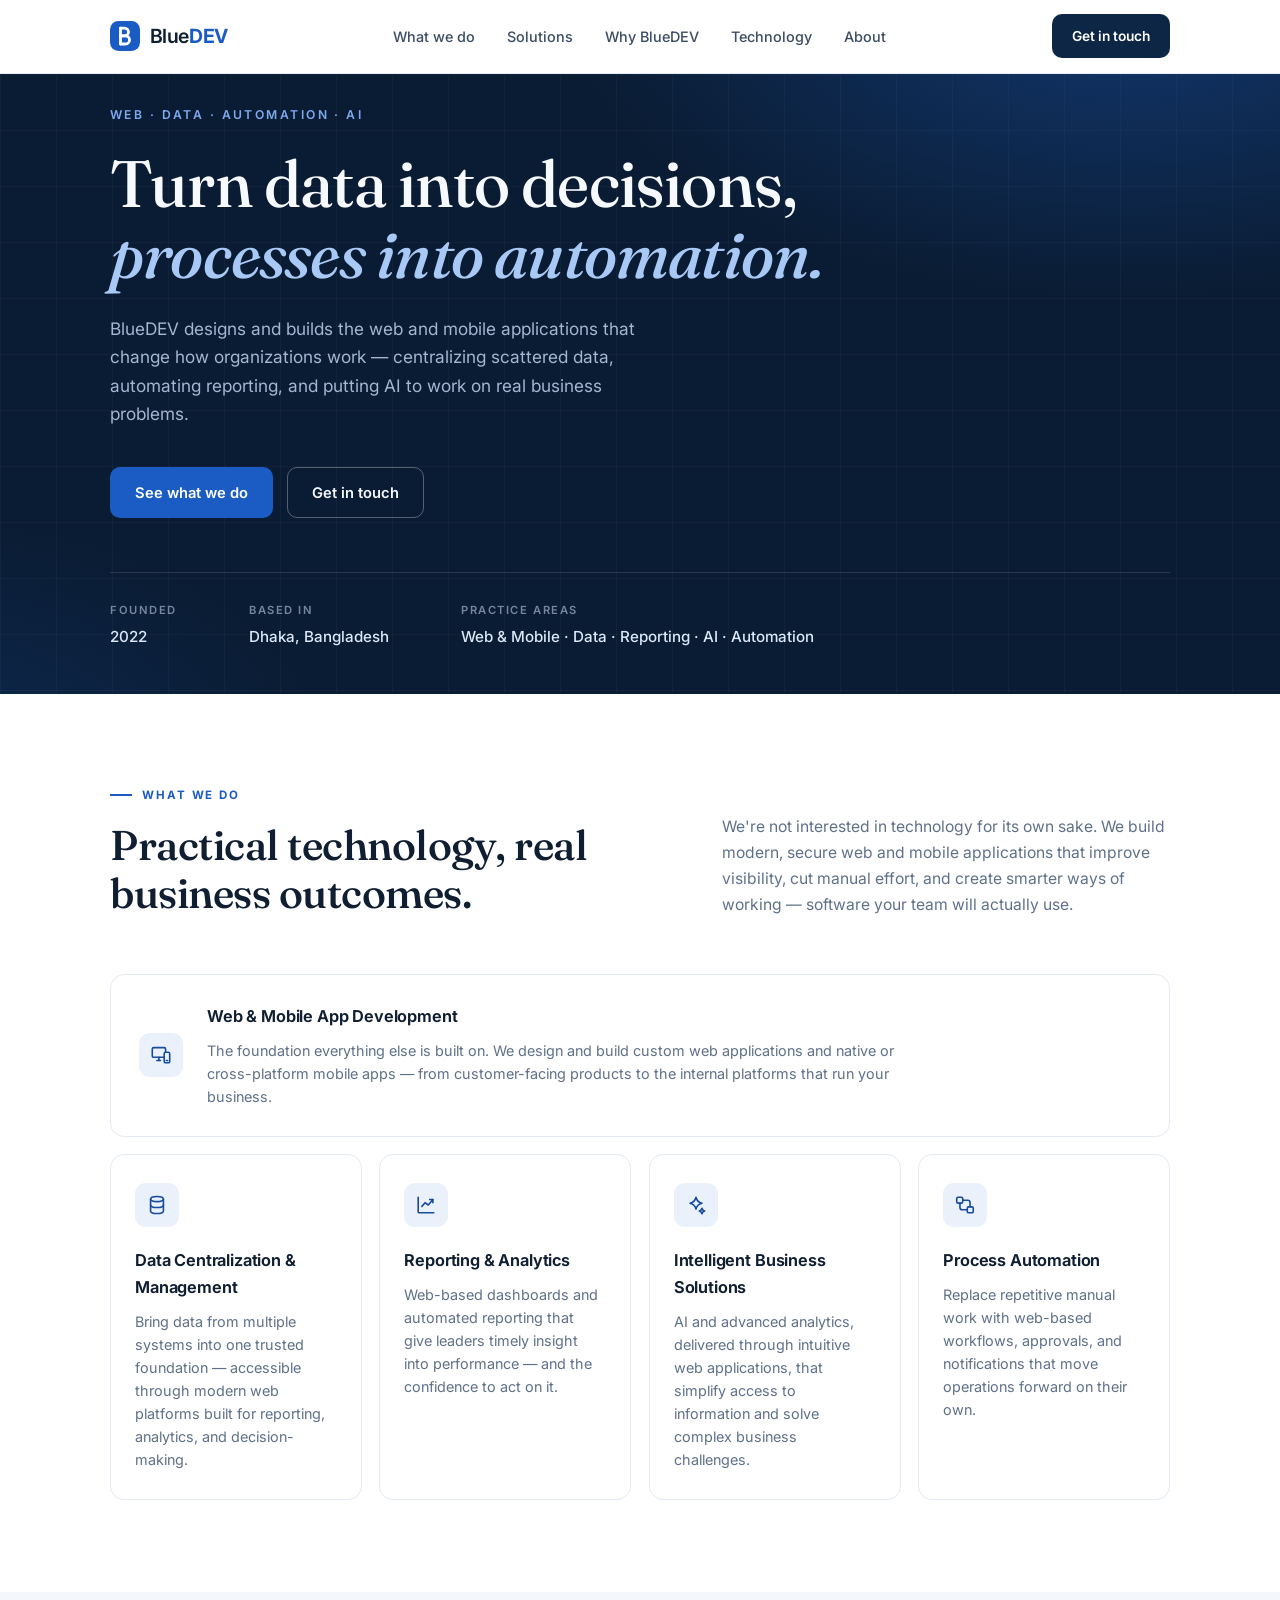
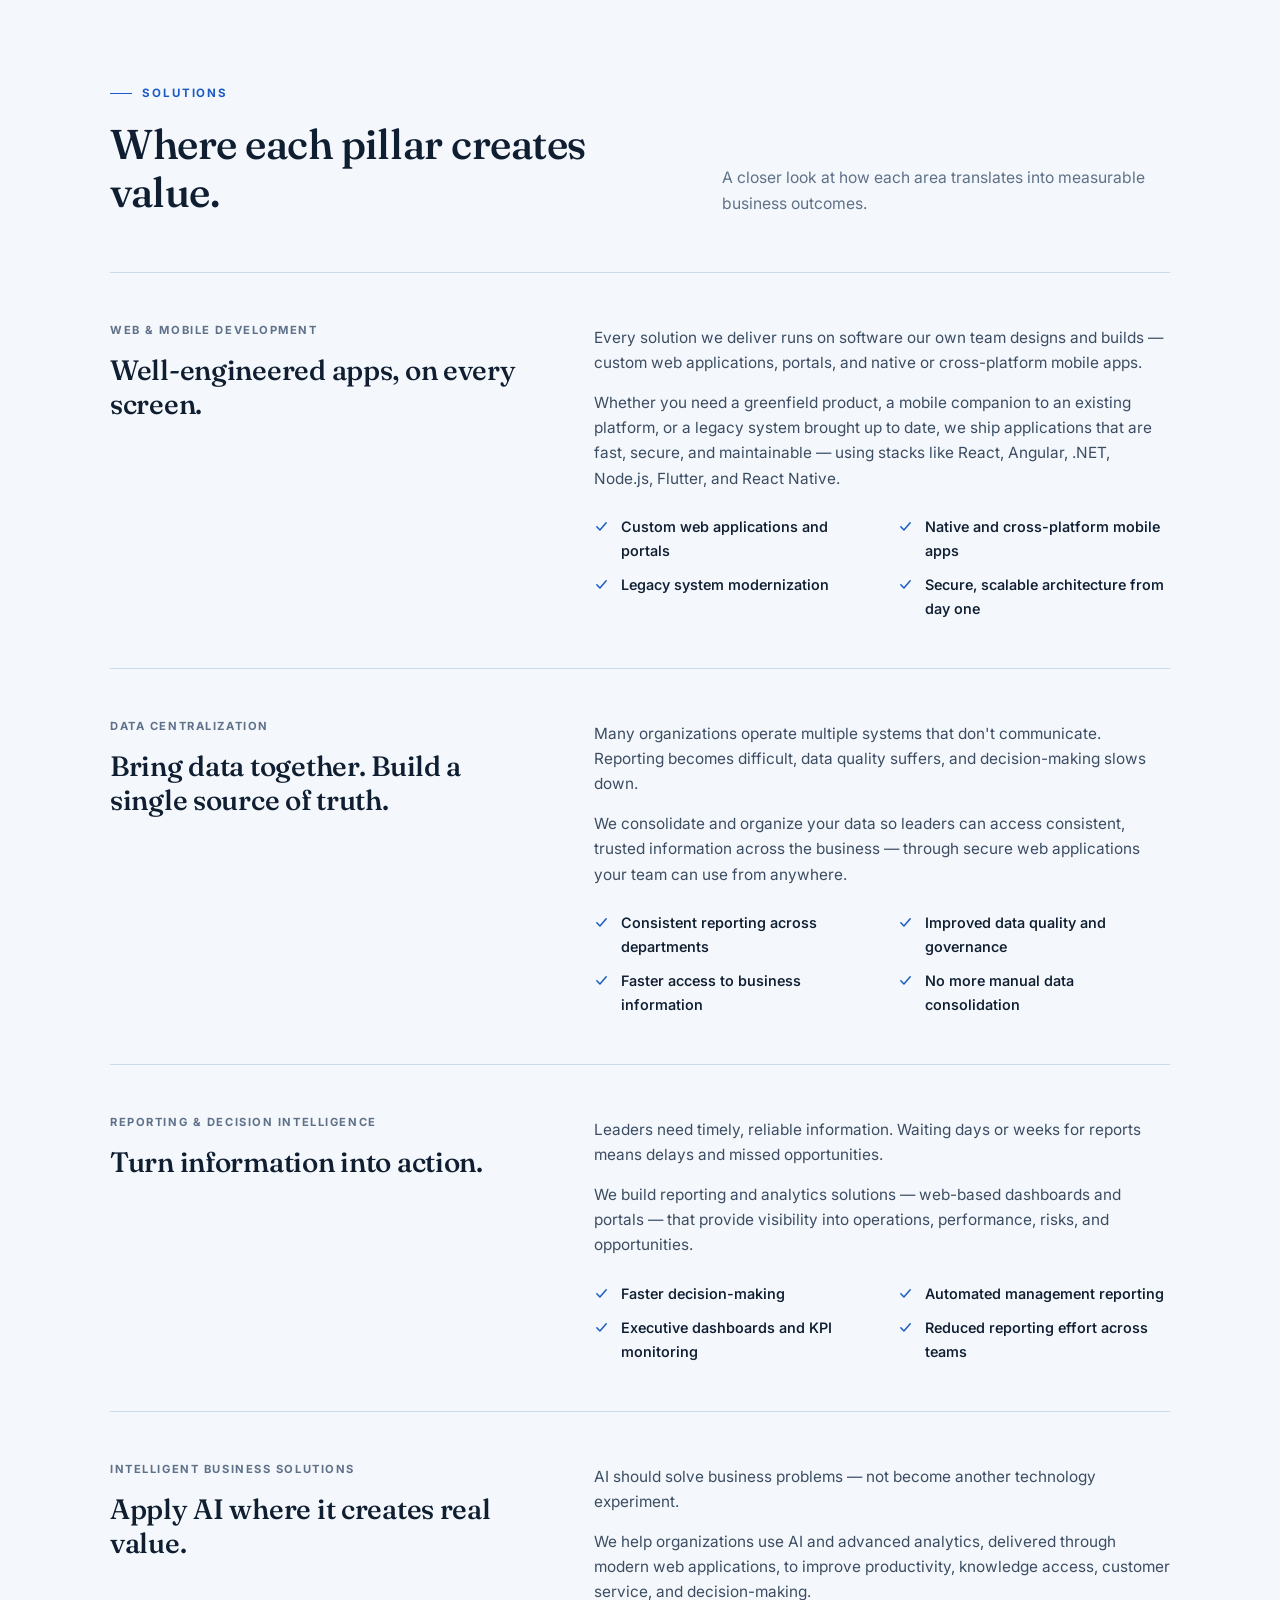
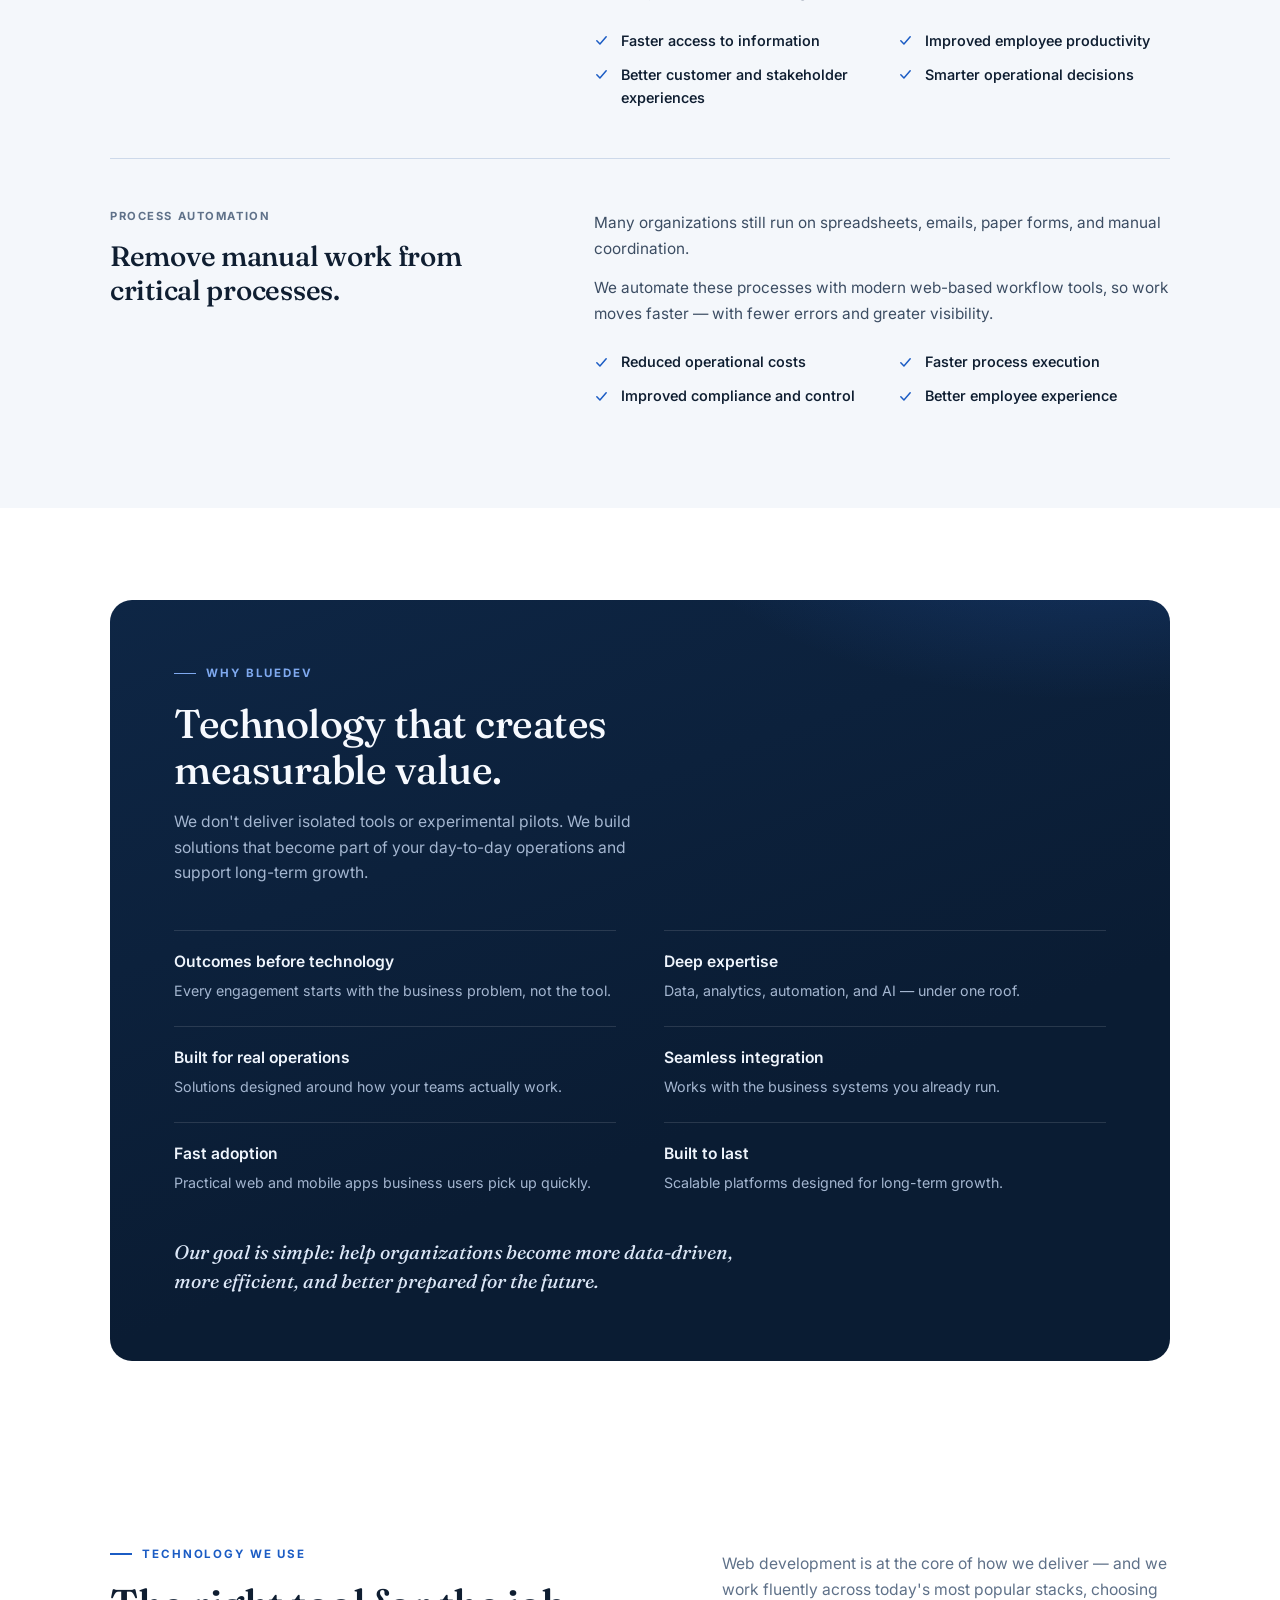
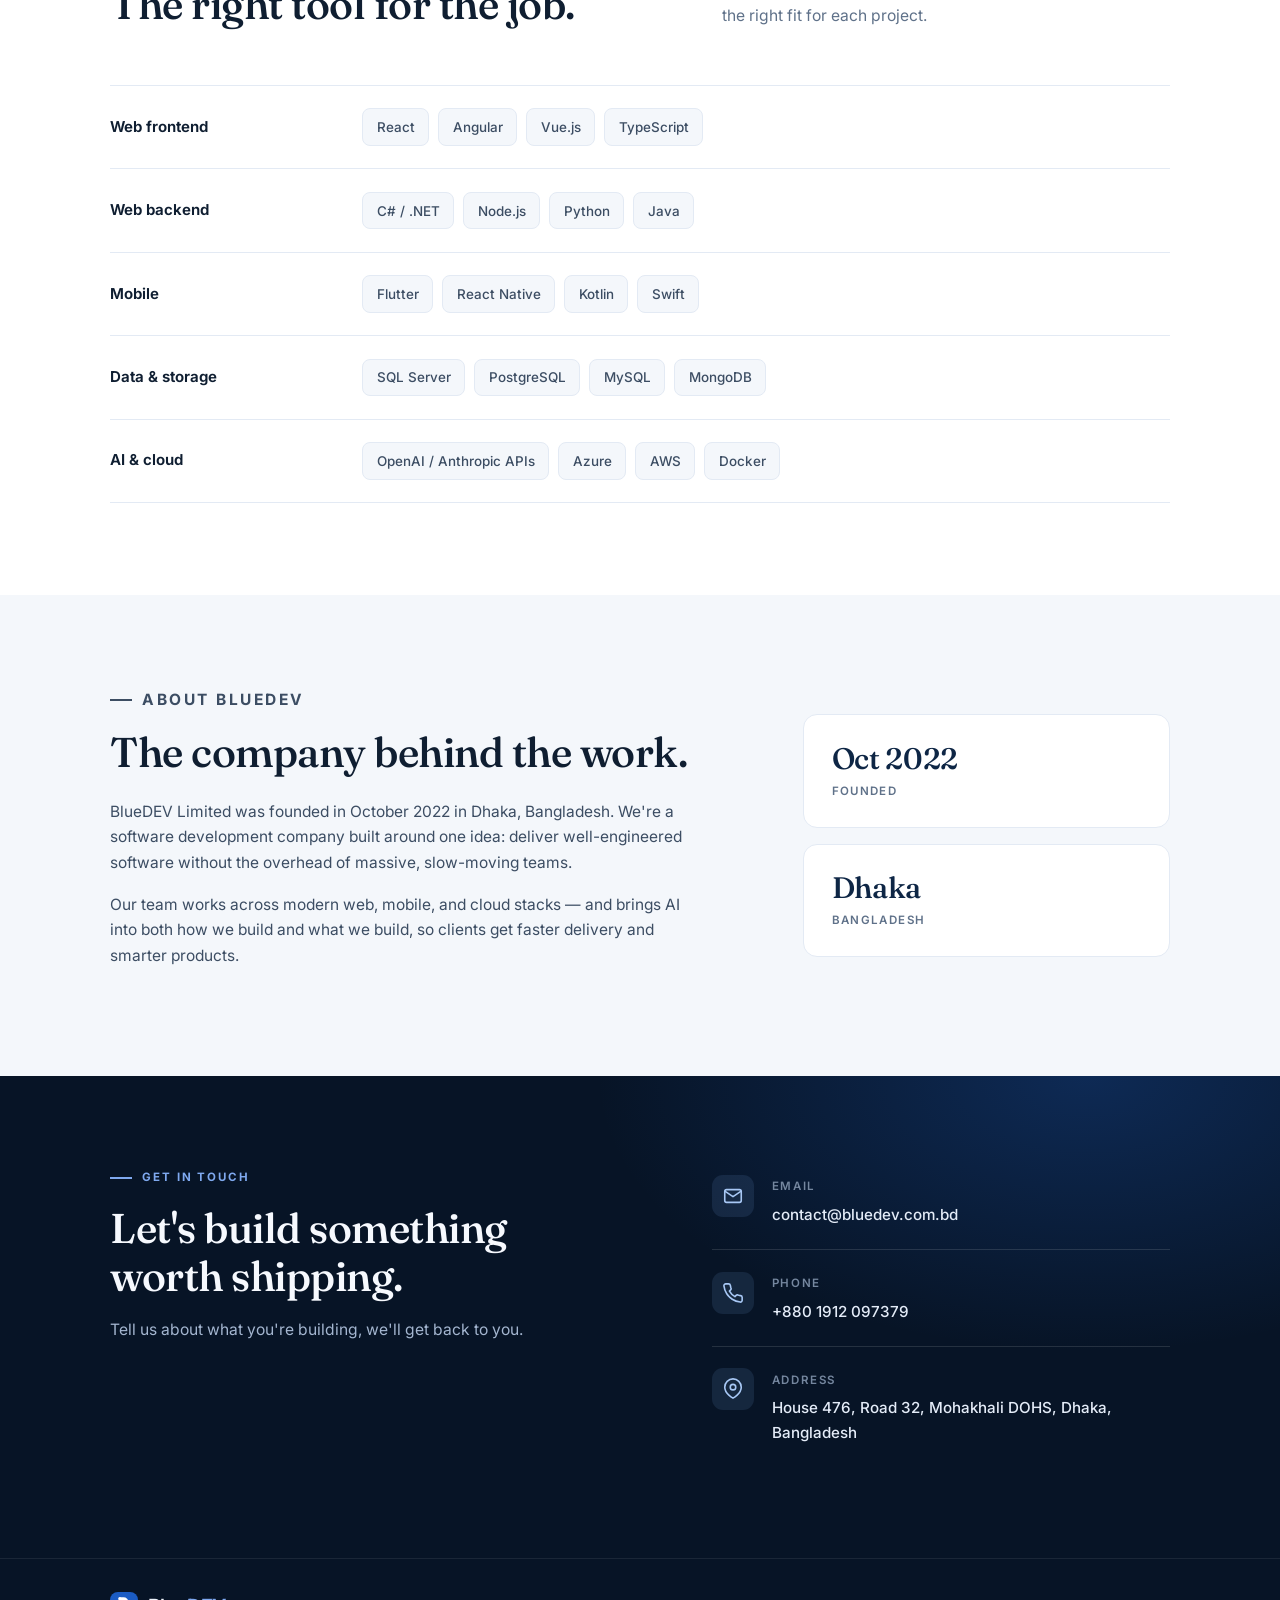
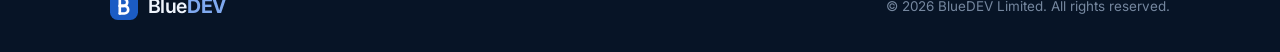
<file: index.html>
<!DOCTYPE html>
<html lang="en">
<head>
<meta charset="UTF-8">
<meta name="viewport" content="width=device-width, initial-scale=1.0">
<title>BlueDEV — Web Development, Data, Automation &amp; AI for Business</title>
<meta name="description" content="BlueDEV designs and builds modern web and mobile applications, and helps organizations transform data into decisions, processes into automation, and information into business value through data centralization, reporting, intelligent business solutions, and AI-powered innovation.">
<meta property="og:type" content="website">
<meta property="og:site_name" content="BlueDEV">
<meta property="og:title" content="BlueDEV — Web Development, Data, Automation &amp; AI for Business">
<meta property="og:description" content="We design and build the web and mobile applications that change how organizations work — data centralization, automated reporting, process automation, and AI on real business problems.">
<meta property="og:url" content="https://www.bluedev.com.bd/">
<meta property="og:image" content="https://www.bluedev.com.bd/og-image.png">
<meta property="og:image:width" content="1200">
<meta property="og:image:height" content="630">
<meta name="twitter:card" content="summary_large_image">
<meta name="twitter:title" content="BlueDEV — Web Development, Data, Automation &amp; AI for Business">
<meta name="twitter:description" content="We design and build the web and mobile applications that change how organizations work — data centralization, automated reporting, process automation, and AI on real business problems.">
<meta name="twitter:image" content="https://www.bluedev.com.bd/og-image.png">
<link rel="canonical" href="https://www.bluedev.com.bd/">
<script>document.documentElement.classList.add('js');</script>
<link rel="icon" href="data:image/svg+xml,%3Csvg xmlns='http://www.w3.org/2000/svg' viewBox='0 0 32 32'%3E%3Crect width='32' height='32' rx='9' fill='%231B5CC4'/%3E%3Cpath d='M11.2 7.5v17' stroke='%23fff' stroke-width='3' stroke-linecap='round'/%3E%3Cpath d='M11.2 7.5h4.3a4.2 4.2 0 0 1 0 8.4h-4.3' stroke='%23fff' stroke-width='3' stroke-linecap='round' stroke-linejoin='round' fill='none'/%3E%3Cpath d='M11.2 15.9h5.3a4.3 4.3 0 0 1 0 8.6h-5.3' stroke='%23fff' stroke-width='3' stroke-linecap='round' stroke-linejoin='round' fill='none'/%3E%3C/svg%3E">
<link rel="preconnect" href="https://fonts.googleapis.com">
<link rel="preconnect" href="https://fonts.gstatic.com" crossorigin>
<link rel="stylesheet" href="https://fonts.googleapis.com/css2?family=Fraunces:ital,opsz,wght@0,9..144,340..640;1,9..144,340..640&family=Inter:wght@400;500;600;700&display=swap">
<link rel="stylesheet" href="styles.css">
</head>
<body>

<header class="site-header">
  <nav class="navbar">
    <a href="./" class="logo" aria-label="BlueDEV home">
      <svg class="logo-mark" viewBox="0 0 32 32" width="30" height="30" aria-hidden="true">
        <rect width="32" height="32" rx="9" fill="#1B5CC4"/>
        <path d="M11.2 7.5v17" stroke="#fff" stroke-width="3" stroke-linecap="round"/>
        <path d="M11.2 7.5h4.3a4.2 4.2 0 0 1 0 8.4h-4.3" stroke="#fff" stroke-width="3" stroke-linecap="round" stroke-linejoin="round" fill="none"/>
        <path d="M11.2 15.9h5.3a4.3 4.3 0 0 1 0 8.6h-5.3" stroke="#fff" stroke-width="3" stroke-linecap="round" stroke-linejoin="round" fill="none"/>
      </svg>
      <span class="logo-word">Blue<b>DEV</b></span>
    </a>
    <button class="nav-toggle" id="navToggle" aria-label="Toggle navigation" aria-expanded="false">
      <span></span><span></span><span></span>
    </button>
    <ul class="nav-links" id="navLinks">
      <li><a href="#what-we-do">What we do</a></li>
      <li><a href="#solutions">Solutions</a></li>
      <li><a href="#why">Why BlueDEV</a></li>
      <li><a href="#stack">Technology</a></li>
      <li><a href="#about">About</a></li>
      <li class="nav-contact-link"><a href="#contact">Contact</a></li>
    </ul>
    <a href="#contact" class="btn btn-nav">Get in touch</a>
  </nav>
</header>

<main id="top">

  <section class="hero">
    <div class="container">
      <div class="hero-content">
        <p class="hero-kicker reveal">Web · Data · Automation · AI</p>
        <h1 class="reveal">Turn data into decisions,<br><em>processes into automation.</em></h1>
        <p class="hero-sub reveal">BlueDEV designs and builds the web and mobile applications that change how organizations work — centralizing scattered data, automating reporting, and putting AI to work on real business problems.</p>
        <div class="hero-actions reveal">
          <a href="#what-we-do" class="btn btn-primary">See what we do</a>
          <a href="#contact" class="btn btn-outline">Get in touch</a>
        </div>
      </div>
      <div class="hero-meta reveal">
        <div class="hero-meta-item">
          <span class="hero-meta-label">Founded</span>
          <span class="hero-meta-value">2022</span>
        </div>
        <div class="hero-meta-item">
          <span class="hero-meta-label">Based in</span>
          <span class="hero-meta-value">Dhaka, Bangladesh</span>
        </div>
        <div class="hero-meta-item">
          <span class="hero-meta-label">Practice areas</span>
          <span class="hero-meta-value">Web &amp; Mobile · Data · Reporting · AI · Automation</span>
        </div>
      </div>
    </div>
  </section>

  <section class="what-we-do" id="what-we-do">
    <div class="container">
      <div class="section-head reveal">
        <div class="section-head-main">
          <p class="eyebrow">What we do</p>
          <h2>Practical technology, real business outcomes.</h2>
        </div>
        <p class="section-sub">We're not interested in technology for its own sake. We build modern, secure web and mobile applications that improve visibility, cut manual effort, and create smarter ways of working — software your team will actually use.</p>
      </div>

      <div class="pillar-grid">
        <a href="#web-mobile-development" class="pillar-card pillar-card--wide reveal">
          <div class="card-icon">
            <svg viewBox="0 0 24 24" fill="none" stroke="currentColor" stroke-width="1.75" stroke-linecap="round" stroke-linejoin="round"><rect x="2.5" y="4" width="14.5" height="10.5" rx="1.5"/><path d="M7.5 18h4"/><path d="M9.75 14.5V18"/><rect x="15.5" y="9" width="6" height="11.5" rx="1.5" fill="#eaf1fb"/><path d="M17.8 18h1.4"/></svg>
          </div>
          <div>
            <h3>Web &amp; Mobile App Development</h3>
            <p>The foundation everything else is built on. We design and build custom web applications and native or cross-platform mobile apps — from customer-facing products to the internal platforms that run your business.</p>
          </div>
        </a>
        <a href="#data-centralization" class="pillar-card reveal">
          <div class="card-icon">
            <svg viewBox="0 0 24 24" fill="none" stroke="currentColor" stroke-width="1.75" stroke-linecap="round" stroke-linejoin="round"><ellipse cx="12" cy="5.5" rx="7" ry="2.8"/><path d="M5 5.5v6.5c0 1.55 3.13 2.8 7 2.8s7-1.25 7-2.8V5.5"/><path d="M5 12v6.5c0 1.55 3.13 2.8 7 2.8s7-1.25 7-2.8V12"/></svg>
          </div>
          <h3>Data Centralization &amp; Management</h3>
          <p>Bring data from multiple systems into one trusted foundation — accessible through modern web platforms built for reporting, analytics, and decision-making.</p>
        </a>
        <a href="#reporting-analytics" class="pillar-card reveal">
          <div class="card-icon">
            <svg viewBox="0 0 24 24" fill="none" stroke="currentColor" stroke-width="1.75" stroke-linecap="round" stroke-linejoin="round"><path d="M3.5 3.5v16a1 1 0 0 0 1 1h16"/><path d="M7.5 13.5l3.5-4 3.5 2.5 5-6"/><path d="M16 6h3.5v3.5"/></svg>
          </div>
          <h3>Reporting &amp; Analytics</h3>
          <p>Web-based dashboards and automated reporting that give leaders timely insight into performance — and the confidence to act on it.</p>
        </a>
        <a href="#intelligent-solutions" class="pillar-card reveal">
          <div class="card-icon">
            <svg viewBox="0 0 24 24" fill="none" stroke="currentColor" stroke-width="1.75" stroke-linecap="round" stroke-linejoin="round"><path d="M12 3.5c.9 3.9 2.8 5.8 6.5 6.5-3.7.7-5.6 2.6-6.5 6.5-.9-3.9-2.8-5.8-6.5-6.5 3.7-.7 5.6-2.6 6.5-6.5z"/><path d="M18.5 15.5c.4 1.8 1.3 2.7 3 3-1.7.3-2.6 1.2-3 3-.4-1.8-1.3-2.7-3-3 1.7-.3 2.6-1.2 3-3z"/></svg>
          </div>
          <h3>Intelligent Business Solutions</h3>
          <p>AI and advanced analytics, delivered through intuitive web applications, that simplify access to information and solve complex business challenges.</p>
        </a>
        <a href="#process-automation" class="pillar-card reveal">
          <div class="card-icon">
            <svg viewBox="0 0 24 24" fill="none" stroke="currentColor" stroke-width="1.75" stroke-linecap="round" stroke-linejoin="round"><rect x="3" y="3.5" width="6.5" height="6.5" rx="1.5"/><rect x="14.5" y="14" width="6.5" height="6.5" rx="1.5"/><path d="M9.5 6.75H15a2.5 2.5 0 0 1 2.5 2.5V14"/><path d="M14.5 17.25H9a2.5 2.5 0 0 1-2.5-2.5V10"/></svg>
          </div>
          <h3>Process Automation</h3>
          <p>Replace repetitive manual work with web-based workflows, approvals, and notifications that move operations forward on their own.</p>
        </a>
      </div>
    </div>
  </section>

  <section class="solutions" id="solutions">
    <div class="container">
      <div class="section-head reveal">
        <div class="section-head-main">
          <p class="eyebrow">Solutions</p>
          <h2>Where each pillar creates value.</h2>
        </div>
        <p class="section-sub">A closer look at how each area translates into measurable business outcomes.</p>
      </div>

      <article class="solution-block reveal" id="web-mobile-development">
        <div class="solution-intro">
          <p class="solution-tag">Web &amp; Mobile Development</p>
          <h3>Well-engineered apps, on every screen.</h3>
        </div>
        <div class="solution-body">
          <p>Every solution we deliver runs on software our own team designs and builds — custom web applications, portals, and native or cross-platform mobile apps.</p>
          <p>Whether you need a greenfield product, a mobile companion to an existing platform, or a legacy system brought up to date, we ship applications that are fast, secure, and maintainable — using stacks like React, Angular, .NET, Node.js, Flutter, and React Native.</p>
          <ul class="outcome-list">
            <li>Custom web applications and portals</li>
            <li>Native and cross-platform mobile apps</li>
            <li>Legacy system modernization</li>
            <li>Secure, scalable architecture from day one</li>
          </ul>
        </div>
      </article>

      <article class="solution-block reveal" id="data-centralization">
        <div class="solution-intro">
          <p class="solution-tag">Data Centralization</p>
          <h3>Bring data together. Build a single source of truth.</h3>
        </div>
        <div class="solution-body">
          <p>Many organizations operate multiple systems that don't communicate. Reporting becomes difficult, data quality suffers, and decision-making slows down.</p>
          <p>We consolidate and organize your data so leaders can access consistent, trusted information across the business — through secure web applications your team can use from anywhere.</p>
          <ul class="outcome-list">
            <li>Consistent reporting across departments</li>
            <li>Improved data quality and governance</li>
            <li>Faster access to business information</li>
            <li>No more manual data consolidation</li>
          </ul>
        </div>
      </article>

      <article class="solution-block reveal" id="reporting-analytics">
        <div class="solution-intro">
          <p class="solution-tag">Reporting &amp; Decision Intelligence</p>
          <h3>Turn information into action.</h3>
        </div>
        <div class="solution-body">
          <p>Leaders need timely, reliable information. Waiting days or weeks for reports means delays and missed opportunities.</p>
          <p>We build reporting and analytics solutions — web-based dashboards and portals — that provide visibility into operations, performance, risks, and opportunities.</p>
          <ul class="outcome-list">
            <li>Faster decision-making</li>
            <li>Automated management reporting</li>
            <li>Executive dashboards and KPI monitoring</li>
            <li>Reduced reporting effort across teams</li>
          </ul>
        </div>
      </article>

      <article class="solution-block reveal" id="intelligent-solutions">
        <div class="solution-intro">
          <p class="solution-tag">Intelligent Business Solutions</p>
          <h3>Apply AI where it creates real value.</h3>
        </div>
        <div class="solution-body">
          <p>AI should solve business problems — not become another technology experiment.</p>
          <p>We help organizations use AI and advanced analytics, delivered through modern web applications, to improve productivity, knowledge access, customer service, and decision-making.</p>
          <ul class="outcome-list">
            <li>Faster access to information</li>
            <li>Improved employee productivity</li>
            <li>Better customer and stakeholder experiences</li>
            <li>Smarter operational decisions</li>
          </ul>
        </div>
      </article>

      <article class="solution-block reveal" id="process-automation">
        <div class="solution-intro">
          <p class="solution-tag">Process Automation</p>
          <h3>Remove manual work from critical processes.</h3>
        </div>
        <div class="solution-body">
          <p>Many organizations still run on spreadsheets, emails, paper forms, and manual coordination.</p>
          <p>We automate these processes with modern web-based workflow tools, so work moves faster — with fewer errors and greater visibility.</p>
          <ul class="outcome-list">
            <li>Reduced operational costs</li>
            <li>Faster process execution</li>
            <li>Improved compliance and control</li>
            <li>Better employee experience</li>
          </ul>
        </div>
      </article>
    </div>
  </section>

  <section class="why" id="why">
    <div class="container">
      <div class="why-panel reveal">
        <div class="why-head">
          <p class="eyebrow">Why BlueDEV</p>
          <h2>Technology that creates measurable value.</h2>
          <p class="section-sub">We don't deliver isolated tools or experimental pilots. We build solutions that become part of your day-to-day operations and support long-term growth.</p>
        </div>
        <ul class="differentiator-list">
          <li><strong>Outcomes before technology</strong><span>Every engagement starts with the business problem, not the tool.</span></li>
          <li><strong>Deep expertise</strong><span>Data, analytics, automation, and AI — under one roof.</span></li>
          <li><strong>Built for real operations</strong><span>Solutions designed around how your teams actually work.</span></li>
          <li><strong>Seamless integration</strong><span>Works with the business systems you already run.</span></li>
          <li><strong>Fast adoption</strong><span>Practical web and mobile apps business users pick up quickly.</span></li>
          <li><strong>Built to last</strong><span>Scalable platforms designed for long-term growth.</span></li>
        </ul>
        <p class="why-closing">Our goal is simple: help organizations become more data-driven, more efficient, and better prepared for the future.</p>
      </div>
    </div>
  </section>

  <section class="stack" id="stack">
    <div class="container">
      <div class="section-head reveal">
        <div class="section-head-main">
          <p class="eyebrow">Technology we use</p>
          <h2>The right tool for the job.</h2>
        </div>
        <p class="section-sub">Web development is at the core of how we deliver — and we work fluently across today's most popular stacks, choosing the right fit for each project.</p>
      </div>
      <div class="stack-table">
        <div class="stack-row reveal">
          <h3>Web frontend</h3>
          <div class="badge-row">
            <span class="badge">React</span>
            <span class="badge">Angular</span>
            <span class="badge">Vue.js</span>
            <span class="badge">TypeScript</span>
          </div>
        </div>
        <div class="stack-row reveal">
          <h3>Web backend</h3>
          <div class="badge-row">
            <span class="badge">C# / .NET</span>
            <span class="badge">Node.js</span>
            <span class="badge">Python</span>
            <span class="badge">Java</span>
          </div>
        </div>
        <div class="stack-row reveal">
          <h3>Mobile</h3>
          <div class="badge-row">
            <span class="badge">Flutter</span>
            <span class="badge">React Native</span>
            <span class="badge">Kotlin</span>
            <span class="badge">Swift</span>
          </div>
        </div>
        <div class="stack-row reveal">
          <h3>Data &amp; storage</h3>
          <div class="badge-row">
            <span class="badge">SQL Server</span>
            <span class="badge">PostgreSQL</span>
            <span class="badge">MySQL</span>
            <span class="badge">MongoDB</span>
          </div>
        </div>
        <div class="stack-row reveal">
          <h3>AI &amp; cloud</h3>
          <div class="badge-row">
            <span class="badge">OpenAI / Anthropic APIs</span>
            <span class="badge">Azure</span>
            <span class="badge">AWS</span>
            <span class="badge">Docker</span>
          </div>
        </div>
      </div>
    </div>
  </section>

  <section class="about" id="about">
    <div class="container">
      <div class="about-grid">
        <div class="about-text reveal">
          <p class="eyebrow">About BlueDEV</p>
          <h2>The company behind the work.</h2>
          <p>BlueDEV Limited was founded in October 2022 in Dhaka, Bangladesh. We're a software development company built around one idea: deliver well-engineered software without the overhead of massive, slow-moving teams.</p>
          <p>Our team works across modern web, mobile, and cloud stacks — and brings AI into both how we build and what we build, so clients get faster delivery and smarter products.</p>
        </div>
        <div class="about-stats reveal">
          <div class="stat-card">
            <span class="stat-card-number">Oct 2022</span>
            <span class="stat-card-label">Founded</span>
          </div>
          <div class="stat-card">
            <span class="stat-card-number">Dhaka</span>
            <span class="stat-card-label">Bangladesh</span>
          </div>
        </div>
      </div>
    </div>
  </section>

  <section class="contact" id="contact">
    <div class="container">
      <div class="contact-grid reveal">
        <div class="contact-lead">
          <p class="eyebrow">Get in touch</p>
          <h2>Let's build something worth shipping.</h2>
          <p class="section-sub">Tell us about what you're building, we'll get back to you.</p>
        </div>
        <ul class="contact-list">
          <li>
            <div class="card-icon">
              <svg viewBox="0 0 24 24" fill="none" stroke="currentColor" stroke-width="1.75" stroke-linecap="round" stroke-linejoin="round"><rect x="3" y="5" width="18" height="14" rx="2"/><path d="M3.5 7l8.5 5.7L20.5 7"/></svg>
            </div>
            <div>
              <h3>Email</h3>
              <a href="mailto:contact@bluedev.com.bd">contact@bluedev.com.bd</a>
            </div>
          </li>
          <li>
            <div class="card-icon">
              <svg viewBox="0 0 24 24" fill="none" stroke="currentColor" stroke-width="1.75" stroke-linecap="round" stroke-linejoin="round"><path d="M22 16.9v3a2 2 0 0 1-2.2 2 19.8 19.8 0 0 1-8.6-3.1 19.5 19.5 0 0 1-6-6A19.8 19.8 0 0 1 2.1 4.2 2 2 0 0 1 4.1 2h3a2 2 0 0 1 2 1.7c.1 1 .4 1.9.7 2.8a2 2 0 0 1-.4 2.1L8.1 9.9a16 16 0 0 0 6 6l1.3-1.3a2 2 0 0 1 2.1-.4c.9.3 1.8.6 2.8.7a2 2 0 0 1 1.7 2z"/></svg>
            </div>
            <div>
              <h3>Phone</h3>
              <a href="tel:+8801912097379">+880 1912 097379</a>
            </div>
          </li>
          <li>
            <div class="card-icon">
              <svg viewBox="0 0 24 24" fill="none" stroke="currentColor" stroke-width="1.75" stroke-linecap="round" stroke-linejoin="round"><path d="M21 10c0 7-9 12-9 12s-9-5-9-12a9 9 0 1 1 18 0z"/><circle cx="12" cy="10" r="3"/></svg>
            </div>
            <div>
              <h3>Address</h3>
              <p>House 476, Road 32, Mohakhali DOHS, Dhaka, Bangladesh</p>
            </div>
          </li>
        </ul>
      </div>
    </div>
  </section>

</main>

<footer class="site-footer">
  <div class="container footer-inner">
    <a href="./" class="logo" aria-label="BlueDEV home">
      <svg class="logo-mark" viewBox="0 0 32 32" width="28" height="28" aria-hidden="true">
        <rect width="32" height="32" rx="9" fill="#1B5CC4"/>
        <path d="M11.2 7.5v17" stroke="#fff" stroke-width="3" stroke-linecap="round"/>
        <path d="M11.2 7.5h4.3a4.2 4.2 0 0 1 0 8.4h-4.3" stroke="#fff" stroke-width="3" stroke-linecap="round" stroke-linejoin="round" fill="none"/>
        <path d="M11.2 15.9h5.3a4.3 4.3 0 0 1 0 8.6h-5.3" stroke="#fff" stroke-width="3" stroke-linecap="round" stroke-linejoin="round" fill="none"/>
      </svg>
      <span class="logo-word">Blue<b>DEV</b></span>
    </a>
    <p>&copy; <span id="year"></span> BlueDEV Limited. All rights reserved.</p>
  </div>
</footer>

<script src="script.js"></script>
</body>
</html>
</file>
<file: styles.css>
:root {
  --bg: #ffffff;
  --bg-soft: #f4f7fb;
  --border: #e3eaf4;
  --border-strong: #cdd9ea;
  --ink: #0f1e31;
  --ink-soft: #3c4d63;
  --ink-faint: #5f7189;
  --navy-950: #071426;
  --navy-900: #0a1c33;
  --navy-800: #0e2645;
  --blue-700: #164b9e;
  --blue-600: #1b5cc4;
  --blue-500: #2f6fd8;
  --blue-300: #7fa9ef;
  --blue-200: #a8c8f5;
  --blue-50: #eaf1fb;
  --paper: #f4f8fe;
  --dark-muted: #a4b6d0;
  --dark-faint: #75879f;
  --dark-line: rgba(255, 255, 255, 0.12);
  --font-display: "Fraunces", Georgia, "Times New Roman", serif;
  --font-body: "Inter", "Segoe UI", -apple-system, BlinkMacSystemFont, "Helvetica Neue", Arial, sans-serif;
  --radius: 14px;
  --max-width: 1140px;
  --shadow-sm: 0 1px 2px rgba(15, 30, 49, 0.05);
  --shadow-md: 0 14px 34px rgba(15, 30, 49, 0.09);
}

* { box-sizing: border-box; }

html { scroll-behavior: smooth; }

/* Keep anchor targets clear of the sticky header */
[id] { scroll-margin-top: 84px; }

body {
  margin: 0;
  min-height: 100vh;
  display: flex;
  flex-direction: column;
  font-family: var(--font-body);
  color: var(--ink);
  background: var(--bg);
  line-height: 1.65;
  -webkit-font-smoothing: antialiased;
}

body > main { flex: 1; }

a { color: inherit; text-decoration: none; }

img { max-width: 100%; display: block; }

::selection { background: var(--blue-600); color: #fff; }

a:focus-visible,
button:focus-visible {
  outline: 2px solid var(--blue-500);
  outline-offset: 3px;
  border-radius: 4px;
}

.container {
  max-width: var(--max-width);
  margin: 0 auto;
  padding-inline: clamp(1.25rem, 5vw, 2.5rem);
}

/* Type helpers */
.eyebrow {
  display: flex;
  align-items: center;
  gap: 0.65rem;
  text-transform: uppercase;
  letter-spacing: 0.16em;
  font-size: 0.72rem;
  font-weight: 700;
  color: var(--blue-600);
  margin: 0 0 1.1rem;
}

.eyebrow::before {
  content: "";
  width: 22px;
  height: 1.5px;
  background: currentColor;
  flex-shrink: 0;
}

/* Reveal on scroll — hidden state only applies when JS is running (html.js),
   so content stays visible if scripts fail to load */
.js .reveal {
  opacity: 0;
  transform: translateY(18px);
  transition: opacity 0.65s ease, transform 0.65s ease;
}

.js .reveal.visible {
  opacity: 1;
  transform: translateY(0);
}

@media (prefers-reduced-motion: reduce) {
  html { scroll-behavior: auto; }

  .js .reveal {
    opacity: 1;
    transform: none;
    transition: none;
  }
}

/* Header */
.site-header {
  position: sticky;
  top: 0;
  z-index: 100;
  background: rgba(255, 255, 255, 0.85);
  backdrop-filter: blur(14px);
  -webkit-backdrop-filter: blur(14px);
  border-bottom: 1px solid var(--border);
}

.navbar {
  max-width: var(--max-width);
  margin: 0 auto;
  display: flex;
  align-items: center;
  justify-content: space-between;
  padding: 0.9rem clamp(1.25rem, 5vw, 2.5rem);
  gap: 1.5rem;
}

.logo {
  display: inline-flex;
  align-items: center;
  gap: 0.6rem;
  flex-shrink: 0;
}

.logo-mark { display: block; }

.logo-word {
  font-size: 1.22rem;
  font-weight: 600;
  letter-spacing: -0.02em;
  color: var(--ink);
}

.logo-word b {
  font-weight: 700;
  color: var(--blue-600);
}

.nav-links {
  list-style: none;
  display: flex;
  gap: 2rem;
  margin: 0;
  padding: 0;
  flex: 1;
  justify-content: center;
}

.nav-links a {
  font-weight: 500;
  font-size: 0.9rem;
  color: var(--ink-soft);
  transition: color 0.2s ease;
}

.nav-links a:hover { color: var(--blue-600); }

.nav-contact-link { display: none; }

.nav-toggle {
  display: none;
  flex-direction: column;
  justify-content: center;
  gap: 5px;
  width: 32px;
  height: 32px;
  background: none;
  border: none;
  cursor: pointer;
  padding: 0;
}

.nav-toggle span {
  display: block;
  height: 2px;
  width: 100%;
  background: var(--ink);
  border-radius: 2px;
}

/* Buttons */
.btn {
  display: inline-block;
  padding: 0.78rem 1.5rem;
  border-radius: 10px;
  font-weight: 600;
  font-size: 0.92rem;
  border: 1px solid transparent;
  white-space: nowrap;
  transition: background 0.2s ease, border-color 0.2s ease, color 0.2s ease;
}

.btn-primary {
  background: var(--blue-600);
  color: #fff;
}

.btn-primary:hover { background: var(--blue-500); }

.btn-outline {
  border-color: rgba(255, 255, 255, 0.3);
  color: var(--paper);
}

.btn-outline:hover {
  border-color: rgba(255, 255, 255, 0.65);
  background: rgba(255, 255, 255, 0.06);
}

.btn-nav {
  background: var(--navy-800);
  color: #fff;
  padding: 0.6rem 1.2rem;
  font-size: 0.86rem;
  flex-shrink: 0;
}

.btn-nav:hover { background: var(--blue-600); }

/* Hero */
.hero {
  background:
    radial-gradient(900px 480px at 88% -12%, rgba(31, 99, 206, 0.38), transparent 62%),
    radial-gradient(720px 420px at -8% 112%, rgba(22, 75, 158, 0.28), transparent 60%),
    linear-gradient(rgba(255, 255, 255, 0.032) 1px, transparent 1px),
    linear-gradient(90deg, rgba(255, 255, 255, 0.032) 1px, transparent 1px),
    var(--navy-900);
  background-size: auto, auto, 56px 56px, 56px 56px, auto;
  color: var(--paper);
}

.hero {
  padding-block: clamp(1.5rem, 3.5vh, 2.5rem) 0;
}

.hero-content {
  max-width: 780px;
}

.hero-kicker {
  font-size: 0.76rem;
  font-weight: 600;
  text-transform: uppercase;
  letter-spacing: 0.2em;
  color: var(--blue-300);
  margin: 0 0 1.5rem;
}

.hero h1 {
  font-family: var(--font-display);
  font-size: clamp(2.5rem, 5.6vw, 4.1rem);
  font-weight: 480;
  line-height: 1.08;
  letter-spacing: -0.012em;
  margin: 0 0 1.5rem;
  color: #f6f9fe;
}

.hero h1 em {
  font-style: italic;
  color: var(--blue-200);
}

.hero-sub {
  font-size: 1.08rem;
  color: var(--dark-muted);
  max-width: 570px;
  margin: 0 0 2.4rem;
}

.hero-actions {
  display: flex;
  gap: 0.9rem;
  flex-wrap: wrap;
}

.hero-meta {
  display: flex;
  gap: clamp(2rem, 6vw, 4.5rem);
  flex-wrap: wrap;
  border-top: 1px solid var(--dark-line);
  margin-top: clamp(2.75rem, 6vh, 4.25rem);
  padding: 1.7rem 0 2.75rem;
}

.hero-meta-label {
  display: block;
  font-size: 0.7rem;
  font-weight: 600;
  text-transform: uppercase;
  letter-spacing: 0.14em;
  color: var(--dark-faint);
  margin-bottom: 0.25rem;
}

.hero-meta-value {
  font-size: 0.95rem;
  font-weight: 500;
  color: #dce7f7;
}

/* Sections */
main section {
  padding-block: clamp(4rem, 9vw, 5.75rem);
}

.section-head {
  display: grid;
  grid-template-columns: minmax(0, 1.1fr) minmax(0, 0.9fr);
  gap: 1.5rem 4rem;
  align-items: end;
  margin-bottom: clamp(2.5rem, 6vw, 3.5rem);
}

.section-head h2,
.about-text h2,
.contact-lead h2 {
  font-family: var(--font-display);
  font-size: clamp(1.9rem, 3.4vw, 2.6rem);
  font-weight: 520;
  letter-spacing: -0.012em;
  line-height: 1.15;
  color: var(--ink);
  margin: 0;
}

.section-sub {
  color: var(--ink-faint);
  font-size: 0.98rem;
  margin: 0;
  max-width: 46ch;
}

/* Pillar grid */
.pillar-grid {
  display: grid;
  grid-template-columns: repeat(4, 1fr);
  gap: 1.1rem;
}

.pillar-card {
  position: relative;
  display: block;
  background: var(--bg);
  border: 1px solid var(--border);
  border-radius: var(--radius);
  padding: 1.75rem 1.5rem;
  transition: transform 0.25s ease, border-color 0.25s ease, box-shadow 0.25s ease;
}

.pillar-card:hover {
  transform: translateY(-3px);
  border-color: var(--blue-500);
  box-shadow: var(--shadow-md);
}

.pillar-card--wide {
  grid-column: 1 / -1;
  display: grid;
  grid-template-columns: auto minmax(0, 1fr);
  align-items: center;
  gap: 1.5rem;
  padding: 1.75rem;
}

.pillar-card--wide .card-icon { margin-bottom: 0; }

.pillar-card--wide h3 { font-size: 1.08rem; }

.pillar-card--wide p { max-width: 78ch; }

.card-icon {
  width: 44px;
  height: 44px;
  border-radius: 11px;
  background: var(--blue-50);
  color: var(--blue-700);
  display: grid;
  place-items: center;
  margin-bottom: 1.25rem;
  flex-shrink: 0;
}

.card-icon svg {
  width: 22px;
  height: 22px;
}

.pillar-card h3 {
  font-size: 1.02rem;
  font-weight: 650;
  letter-spacing: -0.01em;
  margin: 0 0 0.55rem;
  color: var(--ink);
}

.pillar-card p {
  margin: 0;
  color: var(--ink-faint);
  font-size: 0.9rem;
  line-height: 1.6;
}

/* Solutions */
.solutions { background: var(--bg-soft); }

.solution-block {
  display: grid;
  grid-template-columns: minmax(0, 5fr) minmax(0, 7fr);
  gap: 1.75rem 4.5rem;
  padding-block: clamp(2.25rem, 5vw, 3rem);
  border-top: 1px solid var(--border-strong);
}

.solution-block:last-child {
  padding-bottom: 0.5rem;
}

.solution-tag {
  text-transform: uppercase;
  letter-spacing: 0.14em;
  font-size: 0.7rem;
  font-weight: 700;
  color: var(--ink-faint);
  margin: 0 0 0.8rem;
}

.solution-block h3 {
  font-family: var(--font-display);
  font-size: clamp(1.4rem, 2.4vw, 1.75rem);
  font-weight: 520;
  letter-spacing: -0.01em;
  line-height: 1.22;
  color: var(--ink);
  margin: 0;
}

.solution-body p {
  color: var(--ink-soft);
  font-size: 0.96rem;
  margin: 0 0 0.9rem;
  max-width: 60ch;
}

.solution-body p:first-child { margin-top: 0.2rem; }

.outcome-list {
  list-style: none;
  margin: 1.5rem 0 0;
  padding: 0;
  display: grid;
  grid-template-columns: repeat(2, 1fr);
  gap: 0.65rem 2rem;
}

.outcome-list li {
  position: relative;
  padding-left: 1.7rem;
  color: var(--ink);
  font-size: 0.9rem;
  font-weight: 550;
}

.outcome-list li::before {
  content: "";
  position: absolute;
  left: 0;
  top: 0.28rem;
  width: 15px;
  height: 15px;
  background: url("data:image/svg+xml,%3Csvg xmlns='http://www.w3.org/2000/svg' viewBox='0 0 24 24' fill='none' stroke='%231b5cc4' stroke-width='2.4' stroke-linecap='round' stroke-linejoin='round'%3E%3Cpath d='M4.5 12.5l5 5L19.5 6'/%3E%3C/svg%3E") center / contain no-repeat;
}

/* Why BlueDEV */
.why-panel {
  background:
    radial-gradient(760px 420px at 92% -20%, rgba(47, 111, 216, 0.35), transparent 60%),
    linear-gradient(160deg, var(--navy-800), var(--navy-900) 65%);
  border-radius: 22px;
  padding: clamp(2.5rem, 6vw, 4rem);
  color: var(--paper);
}

.why-head { max-width: 620px; }

.why-panel .eyebrow { color: var(--blue-300); }

.why-panel h2 {
  font-family: var(--font-display);
  font-size: clamp(1.9rem, 3.4vw, 2.5rem);
  font-weight: 500;
  letter-spacing: -0.012em;
  line-height: 1.15;
  color: #f6f9fe;
  margin: 0 0 1rem;
}

.why-panel .section-sub { color: var(--dark-muted); }

.differentiator-list {
  list-style: none;
  margin: 2.75rem 0 0;
  padding: 0;
  display: grid;
  grid-template-columns: repeat(2, 1fr);
  gap: 1.5rem 3rem;
}

.differentiator-list li {
  border-top: 1px solid var(--dark-line);
  padding-top: 1.1rem;
}

.differentiator-list strong {
  display: block;
  font-size: 0.98rem;
  font-weight: 600;
  color: #eef4fc;
  margin-bottom: 0.25rem;
}

.differentiator-list span {
  display: block;
  font-size: 0.89rem;
  color: var(--dark-muted);
}

.why-closing {
  font-family: var(--font-display);
  font-style: italic;
  font-size: 1.22rem;
  font-weight: 420;
  line-height: 1.5;
  color: #dce7f7;
  max-width: 580px;
  margin: 2.75rem 0 0;
}

/* Stack */
.stack-table {
  border-bottom: 1px solid var(--border);
}

.stack-row {
  display: grid;
  grid-template-columns: 220px 1fr;
  gap: 1rem 2rem;
  align-items: center;
  padding-block: 1.4rem;
  border-top: 1px solid var(--border);
}

.stack-row h3 {
  font-size: 0.94rem;
  font-weight: 650;
  color: var(--ink);
  margin: 0;
}

.badge-row {
  display: flex;
  flex-wrap: wrap;
  gap: 0.55rem;
}

.badge {
  background: var(--bg-soft);
  color: var(--ink-soft);
  font-size: 0.84rem;
  font-weight: 500;
  padding: 0.42rem 0.85rem;
  border-radius: 8px;
  border: 1px solid var(--border);
}

/* About */
.about { background: var(--bg-soft); }

.about-grid {
  display: grid;
  grid-template-columns: minmax(0, 1.25fr) minmax(0, 0.75fr);
  gap: 2.5rem 5rem;
  align-items: center;
}

.about-text h2 { margin-bottom: 1.4rem; }

.about-text p {
  color: var(--ink-soft);
  font-size: 0.97rem;
  margin: 0 0 1rem;
  max-width: 58ch;
}

.about-stats {
  display: grid;
  gap: 1rem;
}

.stat-card {
  background: var(--bg);
  border: 1px solid var(--border);
  border-radius: var(--radius);
  padding: 1.6rem 1.75rem;
}

.stat-card-number {
  display: block;
  font-family: var(--font-display);
  font-size: 1.85rem;
  font-weight: 520;
  letter-spacing: -0.01em;
  color: var(--navy-800);
  line-height: 1.2;
}

.stat-card-label {
  display: block;
  font-size: 0.72rem;
  font-weight: 600;
  color: var(--ink-faint);
  margin-top: 0.35rem;
  text-transform: uppercase;
  letter-spacing: 0.12em;
}

/* Contact */
.contact {
  background:
    radial-gradient(820px 460px at 85% 0%, rgba(31, 99, 206, 0.28), transparent 60%),
    var(--navy-950);
  color: var(--paper);
}

.contact-grid {
  display: grid;
  grid-template-columns: minmax(0, 1.05fr) minmax(0, 0.95fr);
  gap: 3rem 6rem;
  align-items: start;
}

.contact-lead .eyebrow { color: var(--blue-300); }

.contact-lead h2 {
  color: #f6f9fe;
  margin-bottom: 1rem;
}

.contact-lead .section-sub { color: var(--dark-muted); }

.contact-list {
  list-style: none;
  margin: 0;
  padding: 0;
}

.contact-list li {
  display: flex;
  align-items: flex-start;
  gap: 1.1rem;
  padding-block: 1.35rem;
  border-top: 1px solid var(--dark-line);
}

.contact-list li:first-child { border-top: none; padding-top: 0.4rem; }

.contact-list .card-icon {
  background: rgba(127, 169, 239, 0.12);
  color: var(--blue-200);
  width: 42px;
  height: 42px;
  margin-bottom: 0;
}

.contact-list h3 {
  font-size: 0.72rem;
  font-weight: 600;
  text-transform: uppercase;
  letter-spacing: 0.14em;
  color: var(--dark-faint);
  margin: 0.15rem 0 0.3rem;
}

.contact-list a,
.contact-list p {
  color: #e4ecf8;
  font-size: 0.95rem;
  font-weight: 500;
  margin: 0;
}

.contact-list a:hover { color: #fff; }

/* Footer */
.site-footer {
  background: var(--navy-950);
  border-top: 1px solid rgba(255, 255, 255, 0.08);
  padding: 1.9rem 0;
}

.footer-inner {
  display: flex;
  align-items: center;
  justify-content: space-between;
  gap: 1rem;
  flex-wrap: wrap;
}

.site-footer .logo-word { color: #eef4fc; }

.site-footer .logo-word b { color: var(--blue-300); }

.site-footer p {
  color: var(--dark-faint);
  font-size: 0.84rem;
  margin: 0;
}

/* Responsive */
@media (max-width: 980px) {
  .section-head { grid-template-columns: 1fr; align-items: start; }
  .pillar-grid { grid-template-columns: repeat(2, 1fr); }
  .solution-block { grid-template-columns: 1fr; gap: 1.25rem; }
  .stack-row { grid-template-columns: 1fr; gap: 0.75rem; }
  .about-grid { grid-template-columns: 1fr; }
  .about-stats { grid-template-columns: repeat(2, 1fr); }
  .contact-grid { grid-template-columns: 1fr; }
  .differentiator-list { grid-template-columns: 1fr; gap: 1.25rem; }
}

@media (max-width: 640px) {
  .outcome-list { grid-template-columns: 1fr; }
  .about-stats { grid-template-columns: 1fr; }
}

@media (max-width: 760px) {
  .nav-toggle { display: flex; }
  .btn-nav { display: none; }

  .nav-links {
    position: absolute;
    top: 100%;
    left: 0;
    right: 0;
    background: var(--bg);
    flex-direction: column;
    gap: 0;
    max-height: 0;
    overflow: hidden;
    transition: max-height 0.3s ease;
    border-bottom: 1px solid var(--border);
  }

  .nav-links.open { max-height: 420px; }

  .nav-contact-link { display: block; }

  .nav-links li { width: 100%; }

  .nav-links a {
    display: block;
    padding: 1rem clamp(1.25rem, 5vw, 2.5rem);
    border-top: 1px solid var(--border);
  }

  .pillar-grid { grid-template-columns: 1fr; }

  .pillar-card--wide {
    display: block;
    padding: 1.75rem 1.5rem;
  }

  .pillar-card--wide .card-icon { margin-bottom: 1.25rem; }

  .footer-inner { justify-content: center; text-align: center; }
}
</file>
